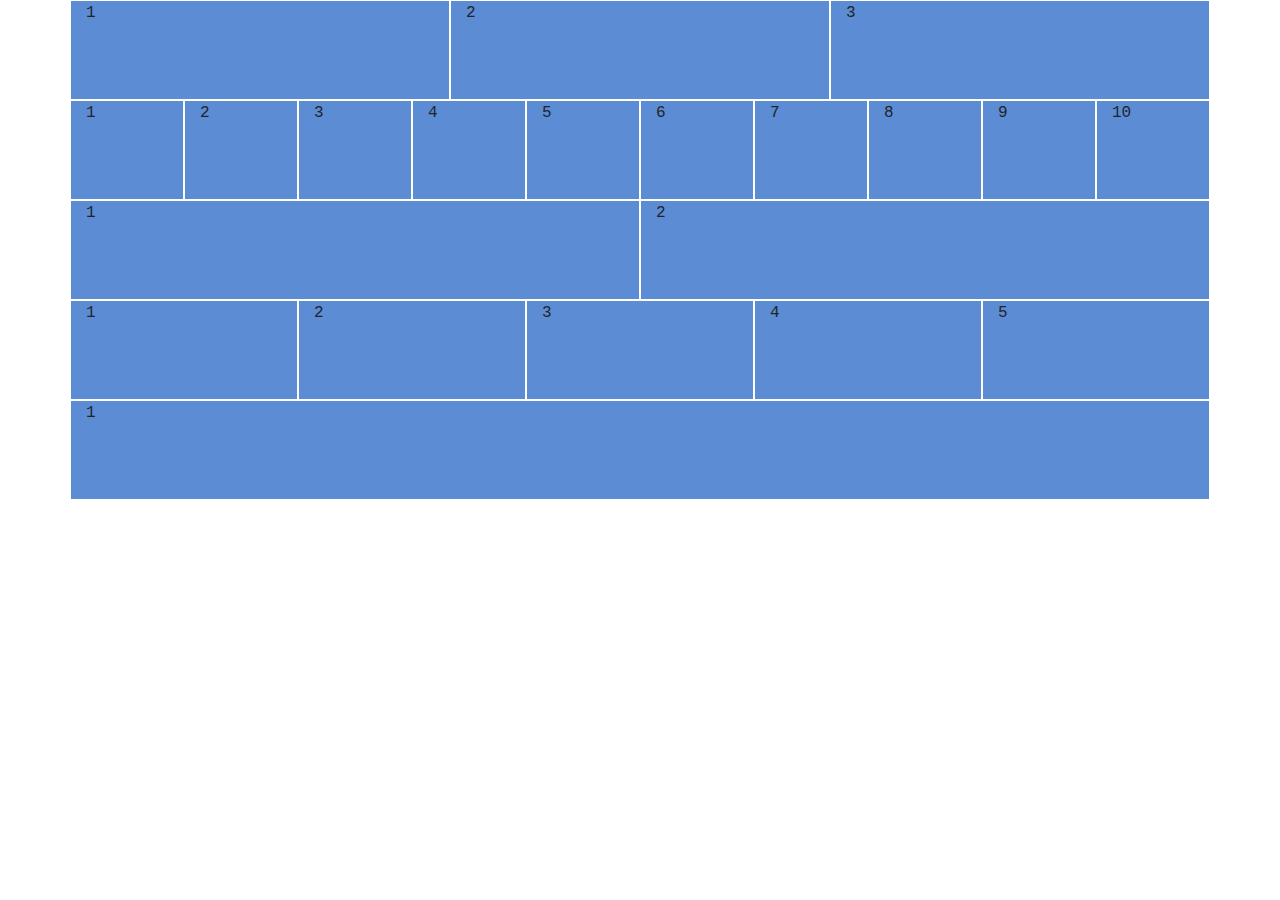
<file: desafio1/index.html>
<!doctype html>
<html lang="es">
  <head>
    <!-- Required meta tags -->
    <meta charset="utf-8">
    <meta name="viewport" content="width=device-width, initial-scale=1, shrink-to-fit=no">

    <!-- Bootstrap CSS -->
    <link rel="stylesheet" href="https://stackpath.bootstrapcdn.com/bootstrap/4.3.1/css/bootstrap.min.css" integrity="sha384-ggOyR0iXCbMQv3Xipma34MD+dH/1fQ784/j6cY/iJTQUOhcWr7x9JvoRxT2MZw1T" crossorigin="anonymous">
    <link rel="stylesheet" href="index.css">
    <title>Desafio #01</title>
  </head>
  <body>
   <div class="container ">
     <div class="row">
       <div class="col">1</div>
       <div class="col">2</div>
       <div class="col">3</div>
     </div>

     <div class="row">
      <div class="col">1</div>
      <div class="col">2</div>
      <div class="col">3</div>
      <div class="col">4</div>
      <div class="col">5</div>
      <div class="col">6</div>
      <div class="col">7</div>
      <div class="col">8</div>
      <div class="col">9</div>
      <div class="col">10</div>
    </div>

    <div class="row">
      <div class="col col-6">1</div>
      <div class="col col-6">2</div>
    </div>

    <div class="row">
      <div class="col">1</div>
      <div class="col">2</div>
      <div class="col">3</div>
      <div class="col">4</div>
      <div class="col">5</div>
    </div>

    <div class="row">
      <div class="col">1</div>
      
    </div>

   </div>

    <!-- Optional JavaScript -->
    <!-- jQuery first, then Popper.js, then Bootstrap JS -->
    <script src="https://code.jquery.com/jquery-3.3.1.slim.min.js" integrity="sha384-q8i/X+965DzO0rT7abK41JStQIAqVgRVzpbzo5smXKp4YfRvH+8abtTE1Pi6jizo" crossorigin="anonymous"></script>
    <script src="https://cdnjs.cloudflare.com/ajax/libs/popper.js/1.14.7/umd/popper.min.js" integrity="sha384-UO2eT0CpHqdSJQ6hJty5KVphtPhzWj9WO1clHTMGa3JDZwrnQq4sF86dIHNDz0W1" crossorigin="anonymous"></script>
    <script src="https://stackpath.bootstrapcdn.com/bootstrap/4.3.1/js/bootstrap.min.js" integrity="sha384-JjSmVgyd0p3pXB1rRibZUAYoIIy6OrQ6VrjIEaFf/nJGzIxFDsf4x0xIM+B07jRM" crossorigin="anonymous"></script>
  </body>
</html>
</file>
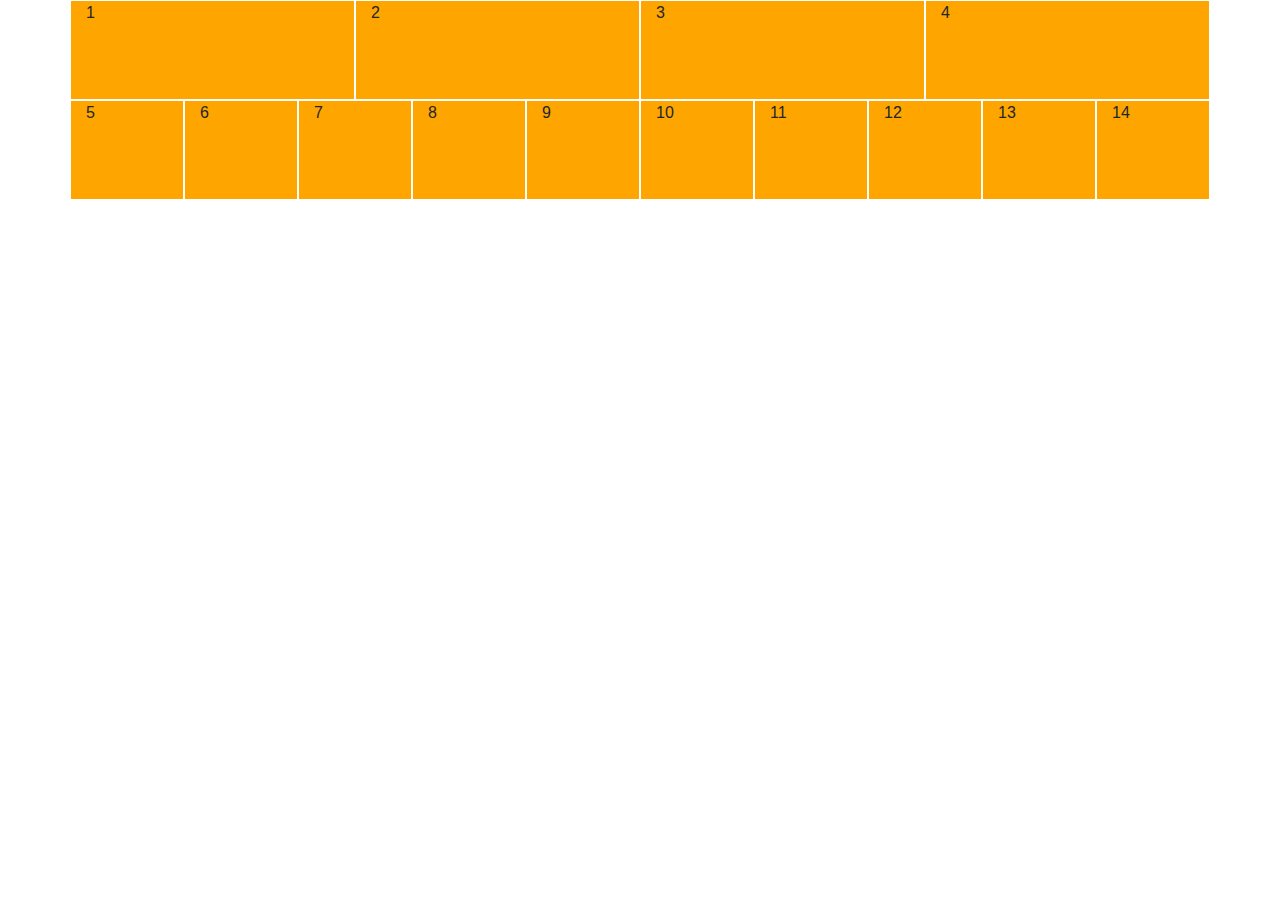
<file: desafio2/index.html>
<!doctype html>
<html lang="es">
  <head>
    <!-- Required meta tags -->
    <meta charset="utf-8">
    <meta name="viewport" content="width=device-width, initial-scale=1, shrink-to-fit=no">

    <!-- Bootstrap CSS -->
    <link rel="stylesheet" href="https://stackpath.bootstrapcdn.com/bootstrap/4.3.1/css/bootstrap.min.css" integrity="sha384-ggOyR0iXCbMQv3Xipma34MD+dH/1fQ784/j6cY/iJTQUOhcWr7x9JvoRxT2MZw1T" crossorigin="anonymous">
    <link rel="stylesheet" href="index.css">
    <title>Desafio #02</title>
  </head>
  <body>

<div class="container">
    <!-- <div class="row">
        <div class="col-lg col-md col-sm-6">1</div>
        <div class="col-lg col-md col-sm-6">2</div>
        <div class="col-lg col-md col-sm-6">3</div>
        <div class="col-lg col-md col-sm-6">4</div>
    </div> -->

    <div class="row">
        <div class="col-6 col-md-3">1</div>
        <div class="col-6 col-md-3">2</div>
        <div class="col-6 col-md-3">3</div>
        <div class="col-6 col-md-3">4</div>
      </div>

    <div class="row">
        <div class="col-sm-12 col-md-6 col-lg">5</div>
        <div class="col-sm-12 col-md-6 col-lg">6</div>
        <div class="col-sm-12 col-md-6 col-lg">7</div>
        <div class="col-sm-12 col-md-6 col-lg">8</div>
        <div class="col-sm-12 col-md-6 col-lg">9</div>
        <div class="col-sm-12 col-md-6 col-lg">10</div>
        <div class="col-sm-12 col-md-6 col-lg">11</div>
        <div class="col-sm-12 col-md-6 col-lg">12</div>
        <div class="col-sm-12 col-md-6 col-lg">13</div>
        <div class="col-sm-12 col-md-6 col-lg">14</div>
    </div>


</div>

    <!-- Optional JavaScript -->
    <!-- jQuery first, then Popper.js, then Bootstrap JS -->
    <script src="https://code.jquery.com/jquery-3.3.1.slim.min.js" integrity="sha384-q8i/X+965DzO0rT7abK41JStQIAqVgRVzpbzo5smXKp4YfRvH+8abtTE1Pi6jizo" crossorigin="anonymous"></script>
    <script src="https://cdnjs.cloudflare.com/ajax/libs/popper.js/1.14.7/umd/popper.min.js" integrity="sha384-UO2eT0CpHqdSJQ6hJty5KVphtPhzWj9WO1clHTMGa3JDZwrnQq4sF86dIHNDz0W1" crossorigin="anonymous"></script>
    <script src="https://stackpath.bootstrapcdn.com/bootstrap/4.3.1/js/bootstrap.min.js" integrity="sha384-JjSmVgyd0p3pXB1rRibZUAYoIIy6OrQ6VrjIEaFf/nJGzIxFDsf4x0xIM+B07jRM" crossorigin="anonymous"></script>
  </body>
</html>
</file>
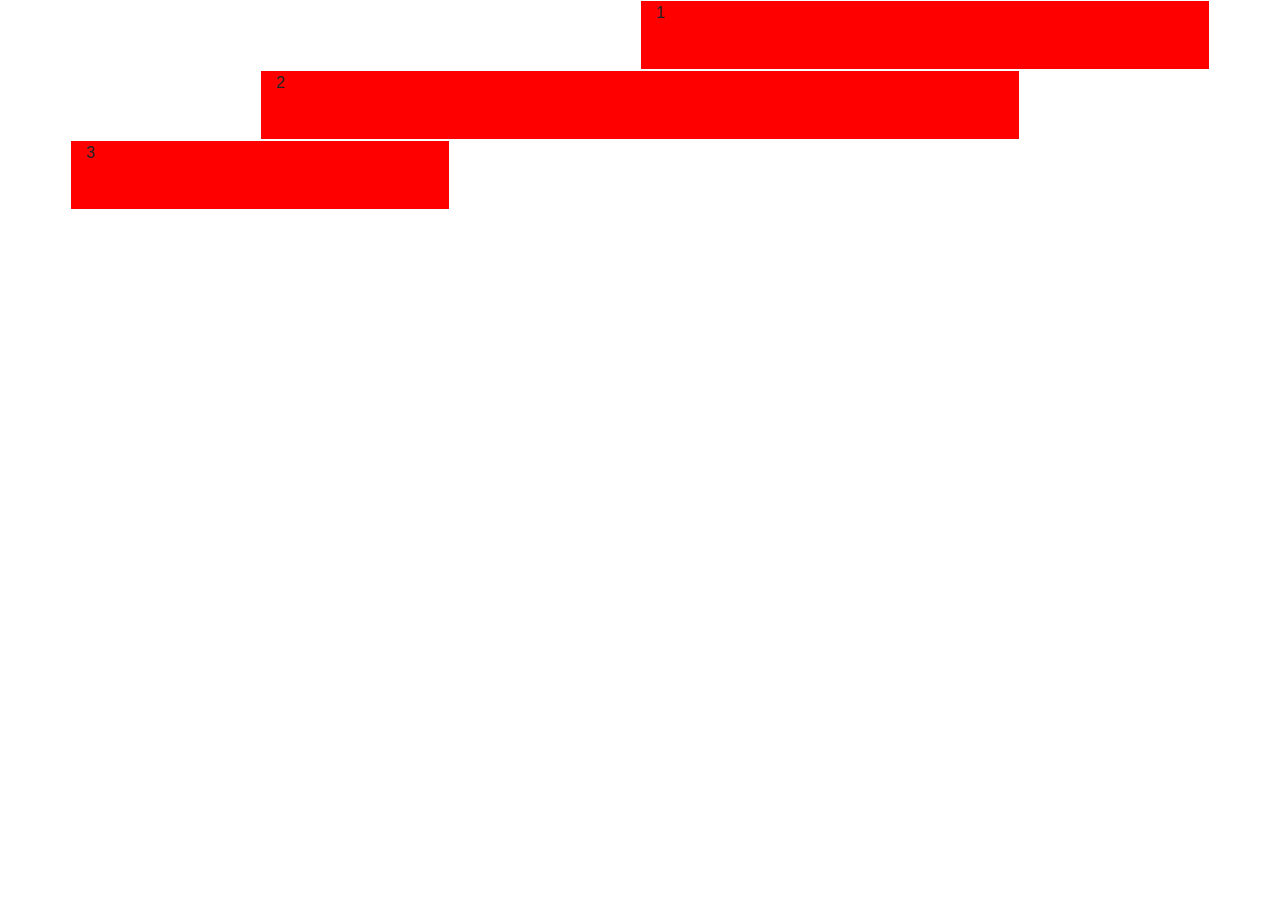
<file: desafio3/index.html>
<!doctype html>
<html lang="es">
  <head>
    <!-- Required meta tags -->
    <meta charset="utf-8">
    <meta name="viewport" content="width=device-width, initial-scale=1, shrink-to-fit=no">

    <!-- Bootstrap CSS -->
    <link rel="stylesheet" href="https://stackpath.bootstrapcdn.com/bootstrap/4.3.1/css/bootstrap.min.css" integrity="sha384-ggOyR0iXCbMQv3Xipma34MD+dH/1fQ784/j6cY/iJTQUOhcWr7x9JvoRxT2MZw1T" crossorigin="anonymous">
    <link rel="stylesheet" href="index.css">
    <title>Desafio #03</title>
  </head>
  <body>
    <div class="container">
      <div class="row">
        <!-- lg: max-width: 1199.98px
        md: max-width: 991.98px
        sm: min-width: 576px

        col para dar style a todas las columnas en la hoja de CSS
        col-lg-6 offset-lg-6: para pantalla lg, ocupa 6 columnas y margin-left:6
        col-12: el resto de los breakpoint ocupan 12 columnas -->

        <div class="col col-lg-6 offset-lg-6 col-12 ">1</div>
      </div>

      <div class="row">
        <div class="col col-lg-8 offset-lg-2 col-8 ">2</div>
      </div>

      <div class="row">
        <div class="col col-lg-4 offset-lg-0  col-3 offset-9">3</div>
      </div>
    </div>




    <!-- Optional JavaScript -->
    <!-- jQuery first, then Popper.js, then Bootstrap JS -->
    <script src="https://code.jquery.com/jquery-3.3.1.slim.min.js" integrity="sha384-q8i/X+965DzO0rT7abK41JStQIAqVgRVzpbzo5smXKp4YfRvH+8abtTE1Pi6jizo" crossorigin="anonymous"></script>
    <script src="https://cdnjs.cloudflare.com/ajax/libs/popper.js/1.14.7/umd/popper.min.js" integrity="sha384-UO2eT0CpHqdSJQ6hJty5KVphtPhzWj9WO1clHTMGa3JDZwrnQq4sF86dIHNDz0W1" crossorigin="anonymous"></script>
    <script src="https://stackpath.bootstrapcdn.com/bootstrap/4.3.1/js/bootstrap.min.js" integrity="sha384-JjSmVgyd0p3pXB1rRibZUAYoIIy6OrQ6VrjIEaFf/nJGzIxFDsf4x0xIM+B07jRM" crossorigin="anonymous"></script>
  </body>
</html>
</file>
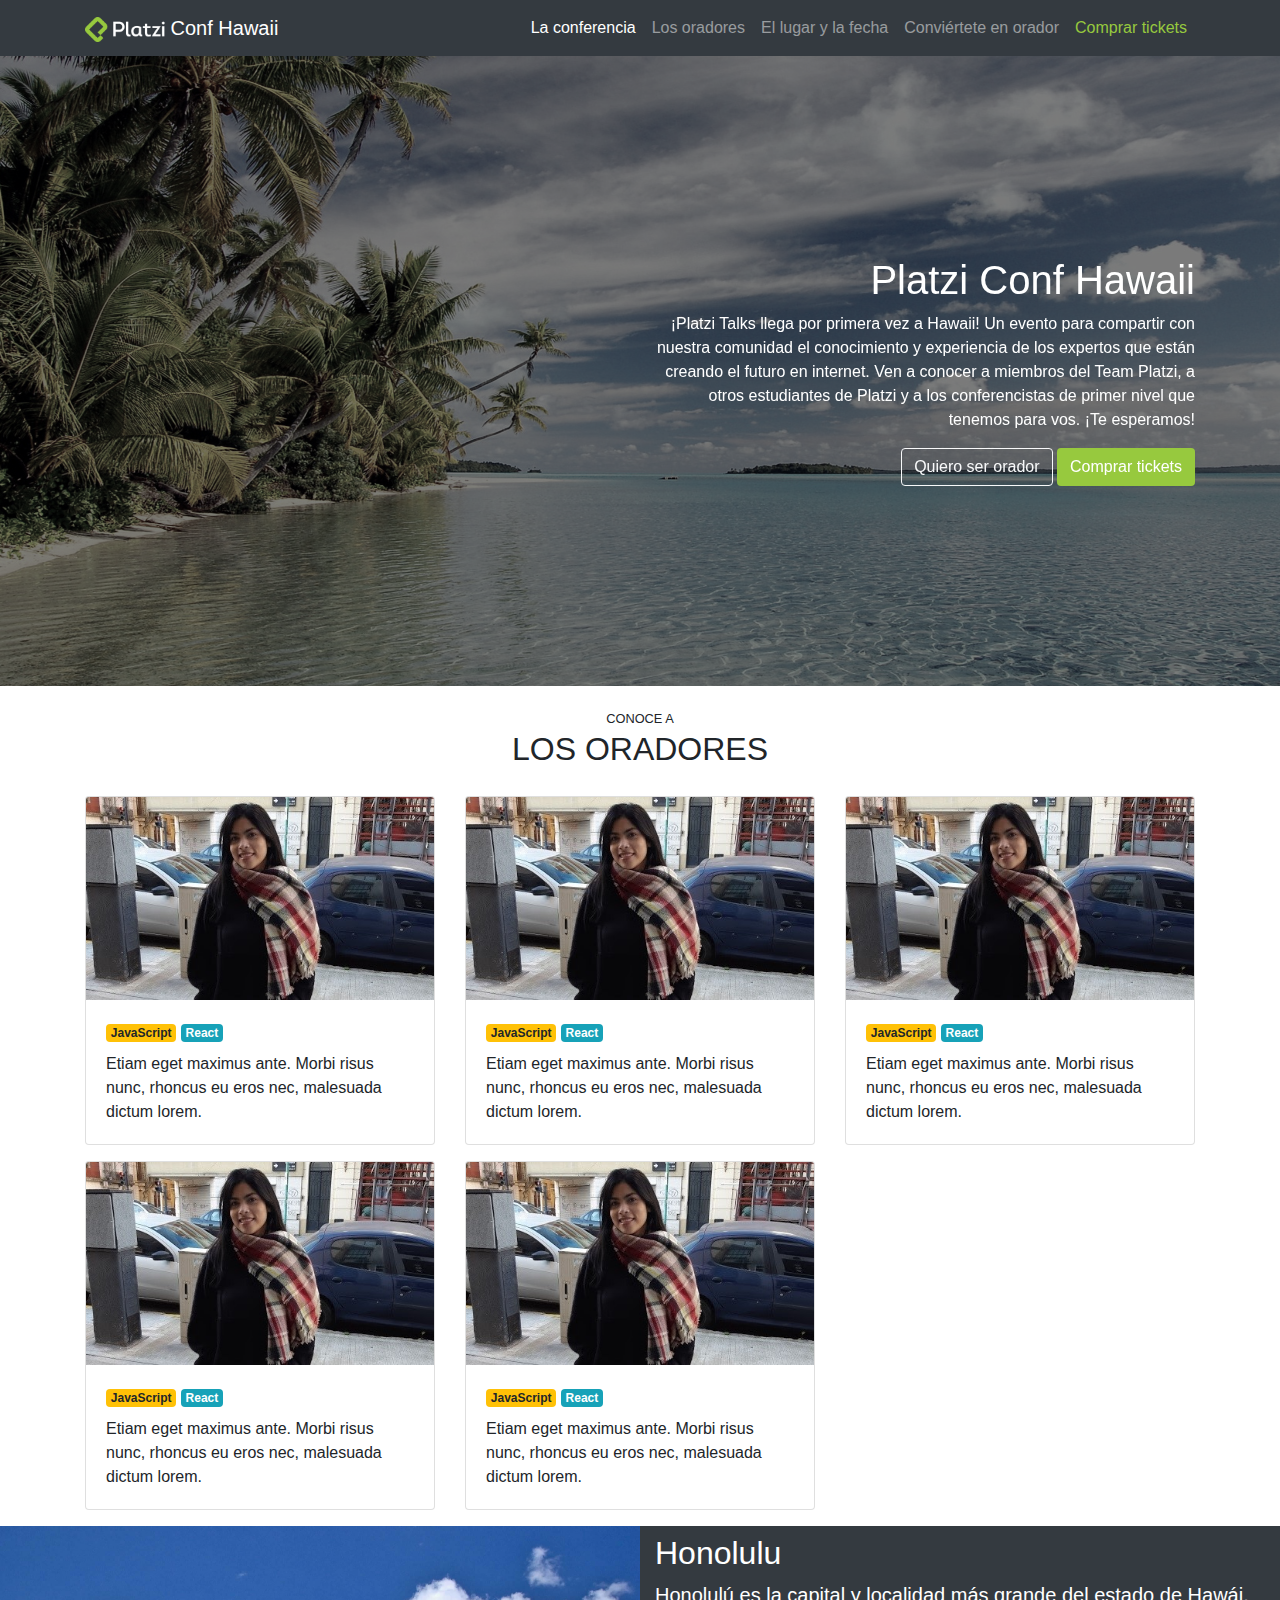
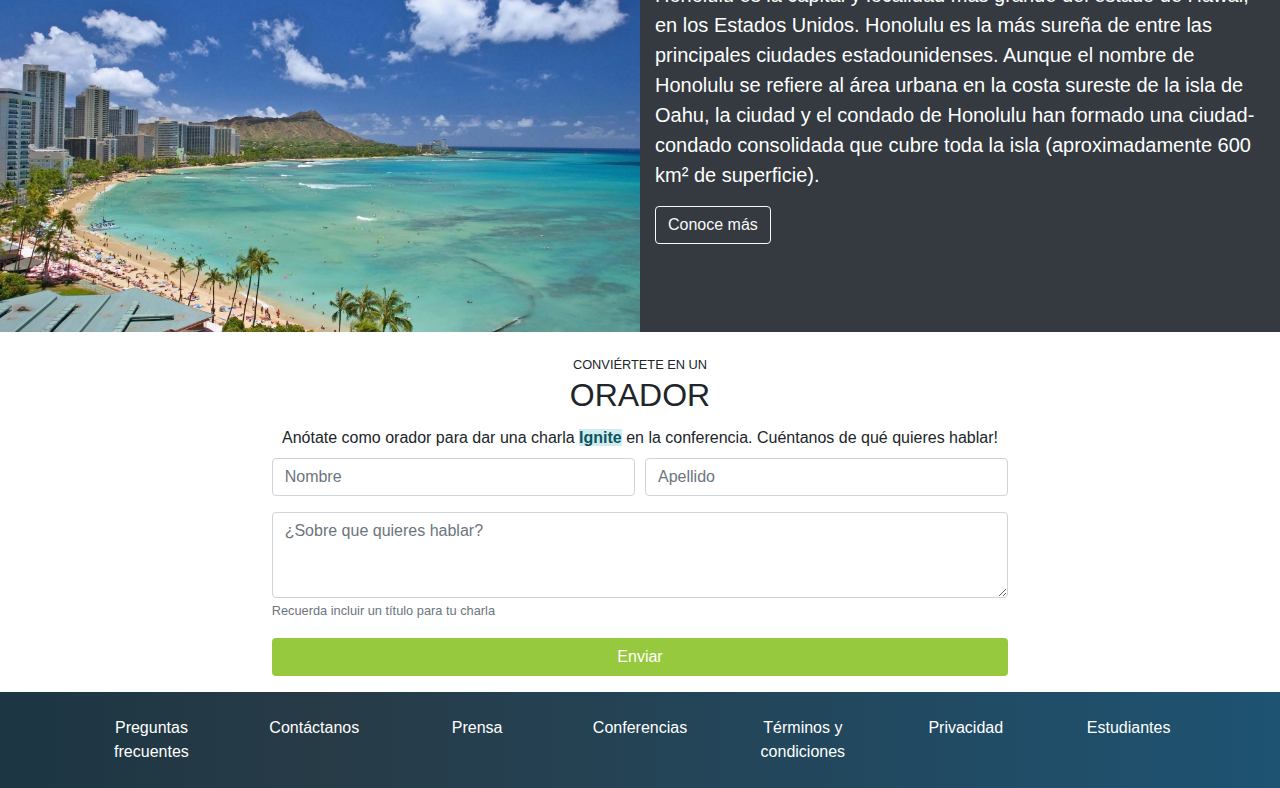
<file: proyectoIntegrador/index.html>
<!doctype html>
<html lang="es">

<head>
    <!-- Required meta tags -->
    <meta charset="utf-8">
    <meta name="viewport" content="width=device-width, initial-scale=1, shrink-to-fit=no">


    <!-- Bootstrap CSS -->
    <link rel="stylesheet" href="https://stackpath.bootstrapcdn.com/bootstrap/4.3.1/css/bootstrap.min.css"
        integrity="sha384-ggOyR0iXCbMQv3Xipma34MD+dH/1fQ784/j6cY/iJTQUOhcWr7x9JvoRxT2MZw1T" crossorigin="anonymous">
    <link rel="stylesheet" href="css/index.css">
    <title>Conferencia Hawai</title>
</head>

<body data-spy="scroll" data-target="#navbar" data-offset="60">
    <!--Header-->
    <nav class="navbar navbar-expand-lg navbar-dark bg-dark sticky-top" id="navbar">
        <div class="container">

            <a class="navbar-brand" href="#"><img src="images/platzi-logo.png" alt="foto logo platzi"> Conf Hawaii</a>
            <button class="navbar-toggler" type="button" data-toggle="collapse" data-target="#navbarTogglerDemo03"
                aria-controls="navbarTogglerDemo03" aria-expanded="false" aria-label="Toggle navigation">
                <span class="navbar-toggler-icon"></span>
            </button>
            <div class="collapse navbar-collapse" id="navbarTogglerDemo03">
                <ul class="navbar-nav ml-auto ">
                    <li class="nav-item">
                        <a class="nav-link" href="#carousel">La conferencia<span class="sr-only">(current)</span></a>
                    </li>
                    <li class="nav-item">
                        <a class="nav-link" href="#orador">Los oradores</a>
                    </li>
                    <li class="nav-item">
                        <a class="nav-link" href="#lugarFecha">El lugar y la fecha</a>
                    </li>

                    <li class="nav-item">
                        <a class="nav-link" href="#form-orador">Conviértete en orador</a>
                    </li>
                    <li class="nav-item">
                        <a class="nav-link" id="txtPlatzi" href="" data-toggle="modal"
                        data-target="#modalComprarTickets">Comprar tickets</a>
                    </li>
                </ul>
            </div>
        </div>
    </nav>
    <!--/header-->


    <!-- main -->
    <div id="carousel" class="carousel slide " data-ride="carousel">
        <div class="carousel-inner">
            <div class="carousel-item active">
                <img src="images/hawaii.jpg" class="d-block w-100" alt="imagenCarousel">
            </div>
            <div class="carousel-item">
                <img src="images/hawaii2.jpg" class="d-block w-100" alt="imagenCarousel2">
            </div>
            <div class="carousel-item">
                <img src="images/hawaii3.jpeg" class="d-block w-100" alt="imagenCarousel3">
            </div>
        </div>

        <div class="overlay">
            <div class="container">
                <div class="row rowOverlay align-items-center">
                    <div class="col-12 text-center col-md-6 offset-md-6 text-md-right">
                        <!--para medidas medianas ocupa 6 columnas,
                         tiene 6 de margen a la derecha y el texto esta hacia la derecha
                         para el resto ocuapa 12 columnas y el texto esta centrado-->
                        <h1>Platzi Conf Hawaii</h1>
                        <p class="d-none d-md-block">
                            <!--para mediadas medianas el display es block(se ve),para el resto none(para q no se vea)-->
                            ¡Platzi Talks llega por primera vez a Hawaii! Un evento para
                            compartir con
                            nuestra comunidad
                            el conocimiento y experiencia de los expertos que están creando el futuro en internet.
                            Ven a conocer a miembros del Team Platzi, a otros estudiantes de Platzi y a los
                            conferencistas de primer nivel que tenemos para vos. ¡Te esperamos!
                        </p>
                        <a href="#form-orador" class="btn  btn-outline-light">Quiero ser orador</a>
                        <button type="button" class="btn btnPlatzi" data-toggle="modal"
                            data-target="#modalComprarTickets">Comprar tickets</button>
                    </div>
                </div>
            </div>
        </div>
    </div>
    <!-- /main -->

    <!-- oradores -->
    <div class="container">
        <section class="oradores" id="orador">

            <div class="row rowTitulo">
                <small class="tituloChico">conoce a</small>
                <h2>los oradores</h2>
            </div>


            <div class="row">

                <div class="col-12 col-sm-6 col-md-4">
                    <div class="form-group">
                        <div class="card">
                            <img src="images/Celeste.jpg" class="card-img-top" alt="fotoDeSacha">

                            <div class="card-body">
                                <span class="badge badge-warning">JavaScript</span>
                                <span class="badge badge-info">React</span>

                                <p class="card-text">Etiam eget maximus ante. Morbi risus nunc, rhoncus eu eros nec,
                                    malesuada
                                    dictum
                                    lorem.</p>
                            </div>
                        </div>
                    </div>
                </div>

                <div class="col-12 col-sm-6 col-md-4">
                    <div class="form-group">
                        <div class="card">
                            <img src="images/Celeste.jpg" class="card-img-top" alt="fotoDeSacha">
                            <div class="card-body">
                                <span class="badge badge-warning">JavaScript</span>
                                <span class="badge badge-info">React</span>
                                <p class="card-text">Etiam eget maximus ante. Morbi risus nunc, rhoncus eu eros nec,
                                    malesuada
                                    dictum
                                    lorem.</p>
                            </div>
                        </div>
                    </div>
                </div>

                <div class="col-12 col-sm-6 col-md-4">
                    <div class="form-group">
                        <div class="card">
                            <img src="images/Celeste.jpg" class="card-img-top" alt="fotoDeSacha">
                            <div class="card-body">
                                <span class="badge badge-warning">JavaScript</span>
                                <span class="badge badge-info">React</span>
                                <p class="card-text">Etiam eget maximus ante. Morbi risus nunc, rhoncus eu eros nec,
                                    malesuada
                                    dictum
                                    lorem.</p>
                            </div>
                        </div>
                    </div>
                </div>

                <div class="col-12 col-sm-6 col-md-4">
                    <div class="form-group">
                        <div class="card">
                            <img src="images/Celeste.jpg" class="card-img-top" alt="fotoDeSacha">
                            <div class="card-body">
                                <span class="badge badge-warning">JavaScript</span>
                                <span class="badge badge-info">React</span>
                                <p class="card-text">Etiam eget maximus ante. Morbi risus nunc, rhoncus eu eros nec,
                                    malesuada
                                    dictum
                                    lorem.</p>
                            </div>
                        </div>
                    </div>
                </div>
                <div class="col-12 col-sm-6 col-md-4">
                    <div class="form-group">
                        <div class="card">
                            <img src="images/Celeste.jpg" class="card-img-top" alt="fotoDeSacha">
                            <div class="card-body">
                                <span class="badge badge-warning">JavaScript</span>
                                <span class="badge badge-info">React</span>
                                <p class="card-text">Etiam eget maximus ante. Morbi risus nunc, rhoncus eu eros nec,
                                    malesuada
                                    dictum
                                    lorem.</p>
                            </div>
                        </div>
                    </div>
                </div>
            </div>




        </section>
    </div>
    <!-- /oradores -->


    <!-- conociendo Honolulu -->

    <div class="container-fluid">
        <div class="row rowHonolulu" id="lugarFecha">
            <div class="col-lg-6 col-12">
                <img src="images/honolulu.jpg" alt="fotoHonolulu">
            </div>
            <div class="col-lg-6 col-12">
                <section class="descriptionHululu">

                    <h2>Honolulu</h2>
                    <p">Honolulú​ es la capital y localidad más grande del estado de Hawái, en los Estados
                        Unidos. Honolulu es la más sureña de entre las principales ciudades estadounidenses. Aunque
                        el nombre de Honolulu se refiere al área urbana en la costa sureste de la isla de Oahu, la
                        ciudad y
                        el condado de Honolulu han formado una ciudad-condado consolidada que cubre toda la isla
                        (aproximadamente 600 km² de superficie).
                        </p>

                        <a href="https://es.wikipedia.org/wiki/Honolulu" target="_black"
                            class="btn btn-outline-light">Conoce más</a>
            </div>
            </section>
        </div>
    </div>

    <!-- /conociendo Honolulu -->

    <!-- conviertete en orador -->

    <section class="convierteteEnOrador text-center" id="form-orador">
        <div class="container">

            <div class="row rowTitulo pb-1">
                <small class="tituloChico">conviértete en un</small>
                <h2>orador</h2>
            </div>

            <div class="row pb-2">
                <div class="col">Anótate como orador para dar una charla
                    <!-- span con un alert de tipo informativo y un tooltip de tipo top para mostrar inf de q que se trata ignite -->
                    <span class="alert-info alert-link" data-toggle="tooltip" data-placement="top"
                        title="Charlas de 5min">Ignite</span>
                    en la conferencia. Cuéntanos de qué quieres
                    hablar!
                </div>
            </div>

            <form action="">
                <div class="form-row justify-content-center">
                    <div class="col-sm-6 col-12 col-md-4  form-group">
                        <input type="text" class="form-control" placeholder="Nombre">
                    </div>

                    <div class="col-sm-6 col-12 col-md-4 form-group">
                        <input type="text" class="form-control" placeholder="Apellido">
                    </div>

                    <div class="col-md-8">
                        <textarea class="form-control" rows="3" placeholder="¿Sobre que quieres hablar?"></textarea>
                    </div>
                    <div class="col-12 col-md-8 form-group text-left text-muted">
                        <small>Recuerda incluir un título para tu charla</small>
                    </div>

                    <div class="col-md-8 form-group">
                        <button type="button" class="btn btn-block btnPlatzi btnOrador">Enviar</button>
                    </div>

                </div>

            </form>

        </div>

    </section>

    <!-- /conviertete en orador -->

    <!-- footer -->
    <footer class="footer">
        <div class="container">

            <div class="row text-center">
                <div class="col-12 col-lg"><a href="#" target="_blank">Preguntas frecuentes</a></div>
                <div class="col-12 col-lg"><a href="#" target="_blank">Contáctanos</a></div>
                <div class="col-12 col-lg"><a href="#" target="_blank">Prensa</a></div>
                <div class="col-12 col-lg"><a href="#" target="_blank">Conferencias</a></div>
                <div class="col-12 col-lg"><a href="#" target="_blank">Términos y condiciones</a></div>
                <div class="col-12 col-lg"><a href="#" target="_blank">Privacidad</a></div>
                <div class="col-12 col-lg"><a href="#" target="_blank">Estudiantes</a></div>

            </div>
        </div>
    </footer>
    <!-- /footer -->


    <!-- modal -->
    <div class="modal fade" id="modalComprarTickets" tabindex="-1" role="dialog" aria-labelledby="exampleModalLongTitle" aria-hidden="true">
        <div class="modal-dialog" role="document">
            <div class="modal-content">
                <div class="modal-header">
                    <h5 class="modal-title">Comprar tickets</h5>
                    <button type="button" class="close" data-dismiss="modal" aria-label="Close">
                        <span aria-hidden="true">&times;</span>
                    </button>
                </div>
                <!-- <div class="modal-body">
                    <p>Modal body text goes here.</p>
                </div> -->
                <div class="modal-body">
                        <label class="sr-only" for="inlineFormInputGroup"></label>
                        <div class="input-group">
                          <div class="input-group-prepend">
                            <div class="input-group-text">platzi.com/</div>
                          </div>
                          <input type="text" class="form-control" id="inlineFormInputGroup" placeholder="Nombre de usuario en Platzi">
                        </div>
                        <div class="alert alert-warning mt-4" role="alert">
                                Recibirás un correo de confirmación si sales sorteado
                              </div>

                      </div>
                <div class="modal-footer">
                    <button type="button" class="btn btn-secondary" data-dismiss="modal">Cancelar</button>
                    <button type="button" class="btn btnPlatzi">comprar</button>
                </div>
            </div>
        </div>
    </div>
    <!-- /modal -->



    <!-- Optional JavaScript -->
    <!-- jQuery first, then Popper.js, then Bootstrap JS -->
    <script src="https://code.jquery.com/jquery-3.3.1.slim.min.js"
        integrity="sha384-q8i/X+965DzO0rT7abK41JStQIAqVgRVzpbzo5smXKp4YfRvH+8abtTE1Pi6jizo"
        crossorigin="anonymous"></script>
    <script src="https://cdnjs.cloudflare.com/ajax/libs/popper.js/1.14.7/umd/popper.min.js"
        integrity="sha384-UO2eT0CpHqdSJQ6hJty5KVphtPhzWj9WO1clHTMGa3JDZwrnQq4sF86dIHNDz0W1"
        crossorigin="anonymous"></script>
    <script src="https://stackpath.bootstrapcdn.com/bootstrap/4.3.1/js/bootstrap.min.js"
        integrity="sha384-JjSmVgyd0p3pXB1rRibZUAYoIIy6OrQ6VrjIEaFf/nJGzIxFDsf4x0xIM+B07jRM"
        crossorigin="anonymous"></script>

    <script src="js/index.js"></script>
</body>

</html>
</file>
<file: desafio1/index.css>
.container{
    background-color:rgb(92, 140, 212);
    font-family: 'Courier New', Courier, monospace;
}
.col{
    border: 1px solid white;
}
.row{
    height: 100px;
}
</file>
<file: desafio2/index.css>
.container{
    background-color: orange;
}

.col-lg, .col-6{
    border: 1px solid white;
    height: 100px;
}
</file>
<file: desafio3/index.css>
/* .container{
    background-color: black;
} */

.col{
    background-color: red;
    height: 70px;
    border: 1px solid white;
}
</file>
<file: proyectoIntegrador/css/index.css>
/* header */

.bg-dark{
    background-color: #343a40!important;
}

.navbar .navbar-brand img{
    width: 80px;
 }
 
#txtPlatzi{
    color: #97c93e;
}

/* header */

/* main */
.btnPlatzi{
    background-color: #97c93e;
    color: white;   
}


.container, .rowOverlay, .overlay, #carousel{
    height: 100%;
}
.carousel-inner{
    width: 100%;
    overflow: hidden;
    position: relative;
}

#carousel img {
    max-height:70vh;
    filter: grayscale(70%); /*filtro para que se opaquen las imagenes*/
  }

.overlay{
    background-color: rgba(0, 0, 0, 0.5);
    color: white;
    position: absolute;
    top: 0;
    right: 0;
    bottom: 0;
    left: 0;
}

/* /main */

/* oradores */

.rowTitulo{
    display: block;
    text-transform: uppercase;
    text-align: center;
    padding: 20px;
   
}
.tituloChico{
    font-variant: small-caps;
}

.card-text{
    margin-top: 8px;
}

/* /oradores */

/* conociendo Honolulu */
.rowHonolulu .col-12, .col-6{
    padding: 0;
    background-color: #343a40;
}
.rowHonolulu img{
    width: 100%;
}
.descriptionHululu{
    color: white;
    padding: 8px 15px 15px; 
    font-weight: lighter;
font-size: 1.25em;
}

/* /conociendo Honolulu */


/* conviertete en orador */

/* /conviertete en orador */

/* footer */

footer{
    background: linear-gradient(90deg, #1c3643 0, #273b47 25%, #1e5372);
    padding: 24px 0;
}
footer a{
    color: white;
    text-decoration: none;
}

footer a:hover{
    color:white;
}
/* /footer */
</file>
